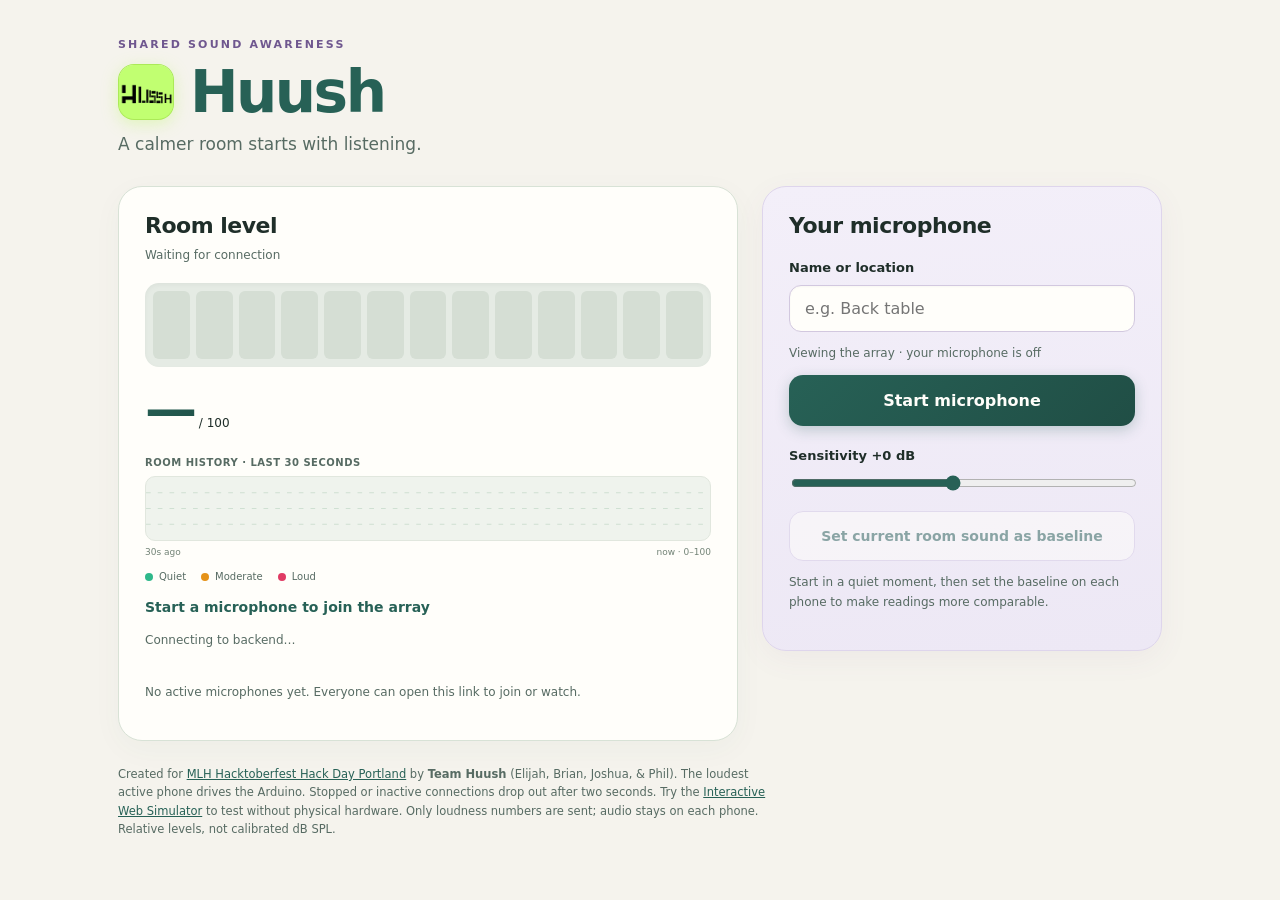
<file: assets/index.html>
<!doctype html><html lang="en"><meta charset="utf-8"><meta name="viewport" content="width=device-width,initial-scale=1"><title>Huush · Shared sound awareness</title>
<meta name="theme-color" content="#f5f3ed"><link rel="stylesheet" href="hush.css?v=2"><a href="#start" class="skip-link">Skip to microphone controls</a><header><div class="tag">Shared sound awareness</div><div class="brand-lockup"><div class="brand-pill"><img src="hush-logo.webp" alt="Huush logo icon" width="56" height="56"></div><h1>Huush</h1></div><p>A calmer room starts with listening.</p></header><main class="layout">
<div class="card"><h2>Room level</h2><p id="arrayCount" aria-live="polite">Connecting…</p><div id="loud" role="alert" aria-live="assertive" hidden>HUSH</div><div class="meter" id="meter" role="meter" aria-label="Room sound level" aria-valuemin="0" aria-valuemax="100" aria-valuenow="0"></div><div id="readingWrap"><span id="reading">—</span><span class="small"> / 100</span></div><div id="roomHistory"></div><div class="legend" aria-label="Sound level colors"><span><i></i>Quiet</span><span><i class="moderate"></i>Moderate</span><span><i class="loud"></i>Loud</span></div><p id="location">Start a microphone to join the array</p><p id="status" aria-live="polite">Connecting to the board…</p><div id="sources"></div><p id="empty" class="small">No active microphones yet. Everyone can open this link to join or watch.</p></div>
<div class="card mic-card"><h2>Your microphone</h2><label for="micName">Name or location</label><input id="micName" type="text" maxlength="32" placeholder="e.g. Back table" autocomplete="off"><p id="myLevel" class="small" aria-live="polite">Your microphone is off</p><button id="start" aria-pressed="false">Start microphone</button><p id="micError" class="small" role="alert" hidden></p><label for="gain">Sensitivity <span id="gainLabel">+0 dB</span></label><input id="gain" type="range" min="-35" max="40" value="0" aria-label="Sensitivity in decibels" aria-valuetext="+0 dB"><button id="calibrate" class="secondary" disabled>Set current room sound as baseline</button><p id="calibrationStatus" class="small">Start in a quiet moment, then set the baseline on each phone to make readings more comparable.</p></div>
</main><footer>Created for <a href="https://www.mlh.com/events/hacktoberfest-hack-day-portland-x-portland-ai-community" style="color:var(--primary)" target="_blank" rel="noopener">MLH Hacktoberfest Hack Day Portland</a> by <strong>Team Huush</strong> (Elijah, Brian, Joshua, &amp; Phil). The loudest active phone drives the Arduino. Stopped or inactive connections drop out after two seconds. Try the <a href="preview.html" style="color:var(--primary)">Interactive Web Simulator</a> to test without physical hardware. Only loudness numbers are sent; audio stays on each phone. Relative levels, not calibrated dB SPL.</footer><script src="libs/socket.io.min.js"></script><script src="app.js?v=hush-fast-3"></script></html>
</file>
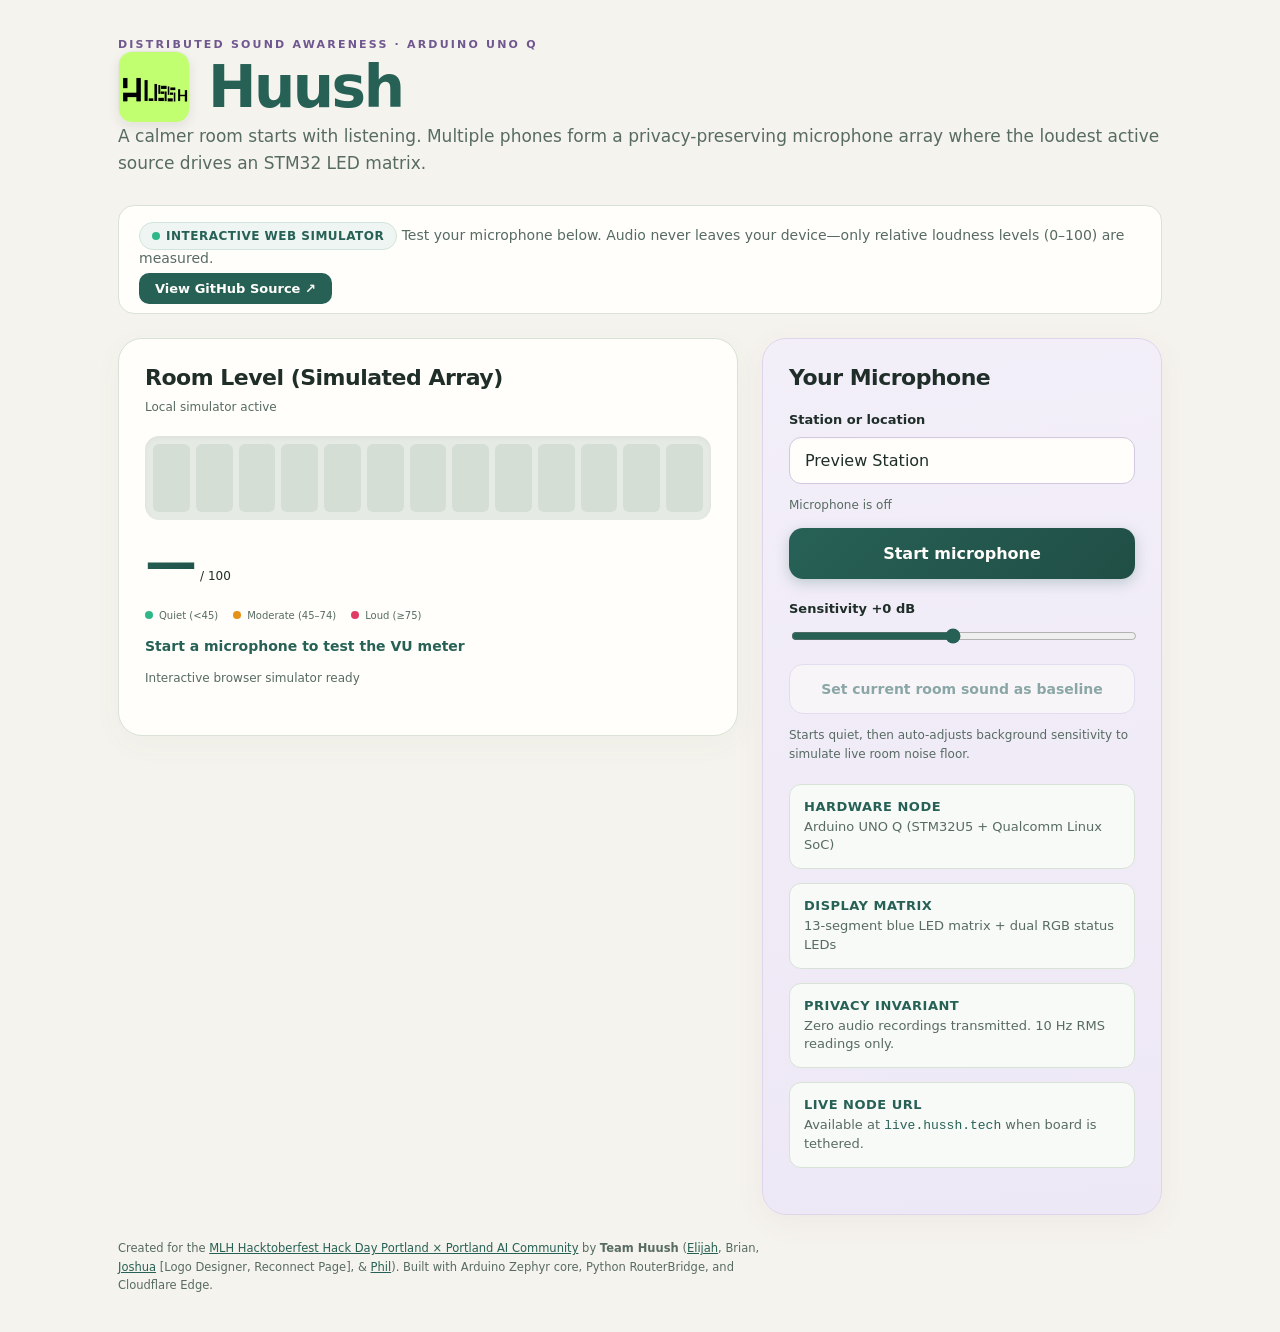
<file: assets/preview.html>
<!doctype html>
<html lang="en">
<head>
  <meta charset="utf-8">
  <meta name="viewport" content="width=device-width,initial-scale=1">
  <title>Huush · Distributed Sound-Awareness Array</title>
  <meta name="description" content="A distributed sound-awareness dashboard and microphone array built for the Arduino UNO Q.">
  <meta name="theme-color" content="#f5f3ed">
  <link rel="stylesheet" href="hush.css">
  <style>
    .banner {
      background: var(--surface);
      border: 1px solid var(--line);
      border-radius: 16px;
      padding: 16px 20px;
      margin-bottom: 24px;
      display: flex;
      flex-wrap: wrap;
      align-items: center;
      justify-content: space-between;
      gap: 12px;
    }
    .banner-text {
      font-size: 14px;
      color: var(--muted);
    }
    .banner-badge {
      display: inline-flex;
      align-items: center;
      gap: 6px;
      padding: 6px 12px;
      border-radius: 999px;
      font-size: 12px;
      font-weight: 700;
      text-transform: uppercase;
      letter-spacing: 0.5px;
      background: #eef5f2;
      color: var(--primary);
      border: 1px solid #d0e4dc;
    }
    .banner-badge i {
      width: 8px;
      height: 8px;
      border-radius: 50%;
      background: var(--quiet);
      display: inline-block;
    }
    .banner a.btn-link {
      background: var(--primary);
      color: #fffefa;
      padding: 8px 16px;
      border-radius: 10px;
      text-decoration: none;
      font-size: 13px;
      font-weight: 600;
      transition: background 0.15s ease;
    }
    .banner a.btn-link:hover {
      background: #28594f;
    }
    .spec-grid {
      display: grid;
      grid-template-columns: repeat(auto-fit, minmax(200px, 1fr));
      gap: 14px;
      margin: 20px 0;
    }
    .spec-box {
      background: #f8faf7;
      border: 1px solid var(--line);
      border-radius: 12px;
      padding: 14px;
    }
    .spec-box b {
      display: block;
      color: var(--primary);
      font-size: 13px;
      margin-bottom: 4px;
      text-transform: uppercase;
      letter-spacing: 0.5px;
    }
    .spec-box p {
      font-size: 13px;
      margin: 0;
      line-height: 1.4;
    }
    .brand-header {
      display: flex;
      align-items: center;
      gap: 18px;
    }
    .brand-logo {
      width: 72px;
      height: 72px;
      border-radius: 14px;
      object-fit: cover;
      box-shadow: 0 4px 12px rgba(0, 0, 0, 0.08);
      border: 1px solid rgba(0, 0, 0, 0.06);
    }
  </style>
</head>
<body>
  <header>
    <div class="tag">Distributed Sound Awareness · Arduino UNO Q</div>
    <div class="brand-header">
      <img src="hush-logo.webp" alt="Huush Logo" class="brand-logo" width="72" height="72">
      <h1>Huush</h1>
    </div>
    <p>A calmer room starts with listening. Multiple phones form a privacy-preserving microphone array where the loudest active source drives an STM32 LED matrix.</p>
  </header>

  <div class="banner">
    <div class="banner-text">
      <span class="banner-badge"><i></i> Interactive Web Simulator</span>
      Test your microphone below. Audio never leaves your device—only relative loudness levels (0–100) are measured.
    </div>
    <div>
      <a class="btn-link" href="https://github.com/philgear/hussh" target="_blank" rel="noopener">View GitHub Source ↗</a>
    </div>
  </div>

  <main class="layout">
    <div class="card">
      <h2>Room Level (Simulated Array)</h2>
      <p id="arrayCount">Local simulator active</p>
      <div id="loud" hidden>HUSH</div>
      <div class="meter" id="meter"></div>
      <div id="readingWrap">
        <span id="reading">—</span>
        <span class="small"> / 100</span>
      </div>
      <div id="roomHistory"></div>
      <div class="legend" aria-label="Sound level colors">
        <span><i></i>Quiet (&lt;45)</span>
        <span><i class="moderate"></i>Moderate (45–74)</span>
        <span><i class="loud"></i>Loud (&ge;75)</span>
      </div>
      <p id="location">Start a microphone to test the VU meter</p>
      <p id="status">Interactive browser simulator ready</p>
      <div id="sources"></div>
    </div>

    <div class="card mic-card">
      <h2>Your Microphone</h2>
      <label for="micName">Station or location</label>
      <input id="micName" type="text" maxlength="32" placeholder="e.g. Front desk" value="Preview Station" autocomplete="off">
      <p id="myLevel" class="small">Microphone is off</p>
      <button id="start">Start microphone</button>
      <p id="micError" class="small" role="alert" hidden></p>
      <label for="gain">Sensitivity <span id="gainLabel">+0 dB</span></label>
      <input id="gain" type="range" min="-35" max="40" value="0">
      <button id="calibrate" class="secondary" disabled>Set current room sound as baseline</button>
      <p id="calibrationStatus" class="small">Starts quiet, then auto-adjusts background sensitivity to simulate live room noise floor.</p>

      <div class="spec-grid">
        <div class="spec-box">
          <b>Hardware Node</b>
          <p>Arduino UNO Q (STM32U5 + Qualcomm Linux SoC)</p>
        </div>
        <div class="spec-box">
          <b>Display Matrix</b>
          <p>13-segment blue LED matrix + dual RGB status LEDs</p>
        </div>
        <div class="spec-box">
          <b>Privacy Invariant</b>
          <p>Zero audio recordings transmitted. 10 Hz RMS readings only.</p>
        </div>
        <div class="spec-box">
          <b>Live Node URL</b>
          <p>Available at <code style="color:var(--primary)">live.hussh.tech</code> when board is tethered.</p>
        </div>
      </div>
    </div>
  </main>

  <footer>
    Created for the <a href="https://www.mlh.com/events/hacktoberfest-hack-day-portland-x-portland-ai-community" style="color:var(--primary)" target="_blank" rel="noopener">MLH Hacktoberfest Hack Day Portland × Portland AI Community</a> by <strong>Team Huush</strong> (<a href="https://github.com/ElijahLynn/hussh" style="color:var(--primary)">Elijah</a>, Brian, <a href="https://github.com/jax2dax" style="color:var(--primary)">Joshua</a> [Logo Designer, Reconnect Page], &amp; <a href="https://github.com/philgear/hussh" style="color:var(--primary)">Phil</a>). Built with Arduino Zephyr core, Python RouterBridge, and Cloudflare Edge.
  </footer>

  <script src="preview.js"></script>
</body>
</html>
</file>
<file: assets/hush.css>
:root{
  color-scheme:light;
  --page:#f5f3ed;
  --surface:#fffefa;
  --ink:#1f2e29;
  --muted:#576b63;
  --primary:#276156;
  --primary-glow:#3cb397;
  --quiet:#2eb88a;
  --moderate:#e59218;
  --loud:#e03b64;
  --lavender:#ede8f5;
  --line:#d8e2d6;
  --chart-grid:#cfe0d2;
  font-family:'Avenir Next','Trebuchet MS',system-ui,sans-serif;
  background:var(--page);
  color:var(--ink)
}
.skip-link{
  position:absolute;
  top:-60px;
  left:20px;
  background:var(--primary);
  color:#fffefa;
  padding:12px 18px;
  border-radius:10px;
  font-size:14px;
  font-weight:700;
  text-decoration:none;
  z-index:999;
  transition:top .2s ease
}
.skip-link:focus{top:16px;outline:3px solid #9b87bc}
*{box-sizing:border-box}
body{max-width:1100px;margin:auto;padding:38px 28px}
header{margin:0 0 28px}
.brand-lockup{
  display:inline-flex;
  align-items:center;
  gap:16px;
  margin:12px 0 10px;
}
.brand-pill{
  display:inline-flex;
  align-items:center;
  justify-content:center;
  width:56px;
  height:56px;
  border-radius:16px;
  background:#b6f95c;
  box-shadow:0 4px 16px rgba(182,249,92,.35),inset 0 1px 1px rgba(255,255,255,.8);
  border:1px solid rgba(0,0,0,.06);
  flex-shrink:0;
  overflow:hidden;
}
.brand-pill img{
  width:100%;
  height:100%;
  object-fit:cover;
  display:block;
}
.tag{
  color:#6f578f;
  font-size:11px;
  font-weight:700;
  letter-spacing:2.2px;
  text-transform:uppercase
}
h1{
  font-size:58px;
  font-weight:800;
  letter-spacing:-2.5px;
  line-height:1;
  margin:0;
  color:var(--primary)
}
header p{font-size:17px;margin:0}
h2{font-size:22px;letter-spacing:-.5px;margin:0 0 8px}
p{color:var(--muted);line-height:1.6}
.layout{display:grid;grid-template-columns:minmax(0,1.55fr) minmax(280px,1fr);align-items:start;gap:24px}
.card{
  background:var(--surface);
  border:1px solid var(--line);
  border-radius:24px;
  padding:26px;
  box-shadow:0 8px 30px rgba(39,97,86,.04);
  min-width:0
}
.mic-card{
  background:linear-gradient(175deg, #f3eff9 0%, var(--lavender) 100%);
  border-color:#ded5ec;
  position:sticky;
  top:24px;
  box-shadow:0 8px 30px rgba(111,87,143,.06);
}
.meter{
  display:flex;
  gap:6px;
  height:84px;
  background:#e5ebe4;
  border-radius:14px;
  padding:8px;
  box-shadow:inset 0 2px 5px rgba(0,0,0,.04);
}
.seg{
  flex:1;
  background:#d5ded4;
  border-radius:6px;
  transition:background .08s ease, transform .08s ease, box-shadow .08s ease;
}
.on{
  background:linear-gradient(180deg, #42d19f 0%, var(--quiet) 100%);
  box-shadow:0 0 8px rgba(46,184,138,.35);
}
.on.hot{
  background:linear-gradient(180deg, #ffb338 0%, var(--moderate) 100%);
  box-shadow:0 0 10px rgba(229,146,24,.4);
}
.seg:nth-child(n+11).on{
  background:linear-gradient(180deg, #ff5c85 0%, var(--loud) 100%);
  box-shadow:0 0 12px rgba(224,59,100,.5);
}
button{
  border:0;
  border-radius:14px;
  background:linear-gradient(135deg, var(--primary) 0%, #204e45 100%);
  color:#fffefa;
  font-weight:700;
  font-family:inherit;
  font-size:16px;
  padding:16px;
  width:100%;
  cursor:pointer;
  min-height:50px;
  box-shadow:0 4px 14px rgba(39,97,86,.25);
  transition:transform .1s ease, box-shadow .15s ease, background .15s ease;
}
button:hover{
  background:linear-gradient(135deg, #2e6f63 0%, #25594f 100%);
  box-shadow:0 6px 18px rgba(39,97,86,.32);
}
button:active{transform:scale(.985)}
button:focus-visible,input:focus-visible{outline:3px solid #9b87bc;outline-offset:3px}
button:disabled{opacity:.5;cursor:default;box-shadow:none}
button.secondary{
  background:#fffefa;
  color:var(--primary);
  border:1px solid #d5cbe5;
  margin-top:16px;
  font-size:14px;
  font-weight:600;
  box-shadow:none;
}
button.secondary:hover{background:#f9f6fc}
input{width:100%;accent-color:var(--primary)}
input[type=text]{
  background:#fffefa;
  border:1px solid #d2c8df;
  border-radius:12px;
  padding:13px 15px;
  color:var(--ink);
  font:inherit;
  min-width:0;
  box-shadow:inset 0 1px 2px rgba(0,0,0,.03);
}
#status{min-height:40px;font-size:12px;margin-bottom:0}
#reading{
  font-size:52px;
  font-weight:800;
  letter-spacing:-2px;
  font-variant-numeric:tabular-nums;
  background:linear-gradient(135deg, var(--primary) 0%, #1f5047 100%);
  -webkit-background-clip:text;
  -webkit-text-fill-color:transparent;
}
#readingWrap{margin:12px 0 18px}
.small{font-size:12px}
label{display:block;margin:22px 0 10px;font-size:13px;font-weight:600}
[hidden]{display:none!important}
#loud{
  font-size:clamp(64px,12vw,100px);
  font-weight:900;
  letter-spacing:1px;
  color:var(--loud);
  text-align:center;
  text-shadow:0 0 24px rgba(224,59,100,.3);
  animation:hushPulse .6s ease-in-out infinite alternate;
}
@keyframes hushPulse{
  0%{transform:scale(1)}
  100%{transform:scale(1.04)}
}
#location{color:var(--primary);font-size:14px;font-weight:700;overflow-wrap:anywhere;margin-bottom:4px}
#arrayCount{font-size:12px;margin:0 0 18px}
.source{
  display:grid;
  grid-template-columns:1fr 40px;
  gap:8px;
  padding:18px 0;
  border-top:1px solid var(--line);
  margin-top:14px
}
.source span{overflow-wrap:anywhere;font-size:14px}
.source b{text-align:right;font-size:14px;font-variant-numeric:tabular-nums}
.source.leading span{color:var(--primary);font-weight:800}
.track{
  grid-column:1/-1;
  background:#e2ebe0;
  border-radius:6px;
  height:7px;
  overflow:hidden
}
.fill{
  height:100%;
  background:linear-gradient(90deg, #2eb88a 0%, #ffb338 60%, #e03b64 100%);
  transition:width .1s linear
}
.hint{padding:10px 0;margin:0}
.history{grid-column:1/-1;min-width:0;margin:10px 0 2px}
.history-caption{font-size:10px;font-weight:700;color:var(--muted);margin-bottom:8px;letter-spacing:.5px;text-transform:uppercase}
.history svg{
  display:block;
  width:100%;
  height:65px;
  background:#eff3ed;
  border:1px solid #e1e7de;
  border-radius:10px
}
.history-axis{display:flex;justify-content:space-between;font-size:9px;color:#718275;margin-top:6px}
.source .history{margin-top:4px}
.source .history svg{height:48px}
.legend{display:flex;flex-wrap:wrap;gap:15px;font-size:10px;color:var(--muted);margin:14px 0 0}
.legend span{display:flex;gap:6px;align-items:center}
.legend i{height:8px;width:8px;border-radius:50%;background:var(--quiet)}
.legend .moderate{background:var(--moderate)}
.legend .loud{background:var(--loud)}
footer{max-width:650px;margin:24px 0 0;font-size:11.5px;color:var(--muted);line-height:1.6}
#micError{color:var(--loud)}
@media(max-width:800px){
  body{padding:26px 18px}
  .layout{grid-template-columns:1fr}
  h1{font-size:46px}
  .brand-pill{width:48px;height:48px;border-radius:13px}
  .mic-card{position:static}
  .card{padding:22px}
  .meter{height:72px}
  header{margin-bottom:24px}
}
@media(prefers-reduced-motion:reduce){
  .fill{transition:none}
  #loud{animation:none}
}
</file>
